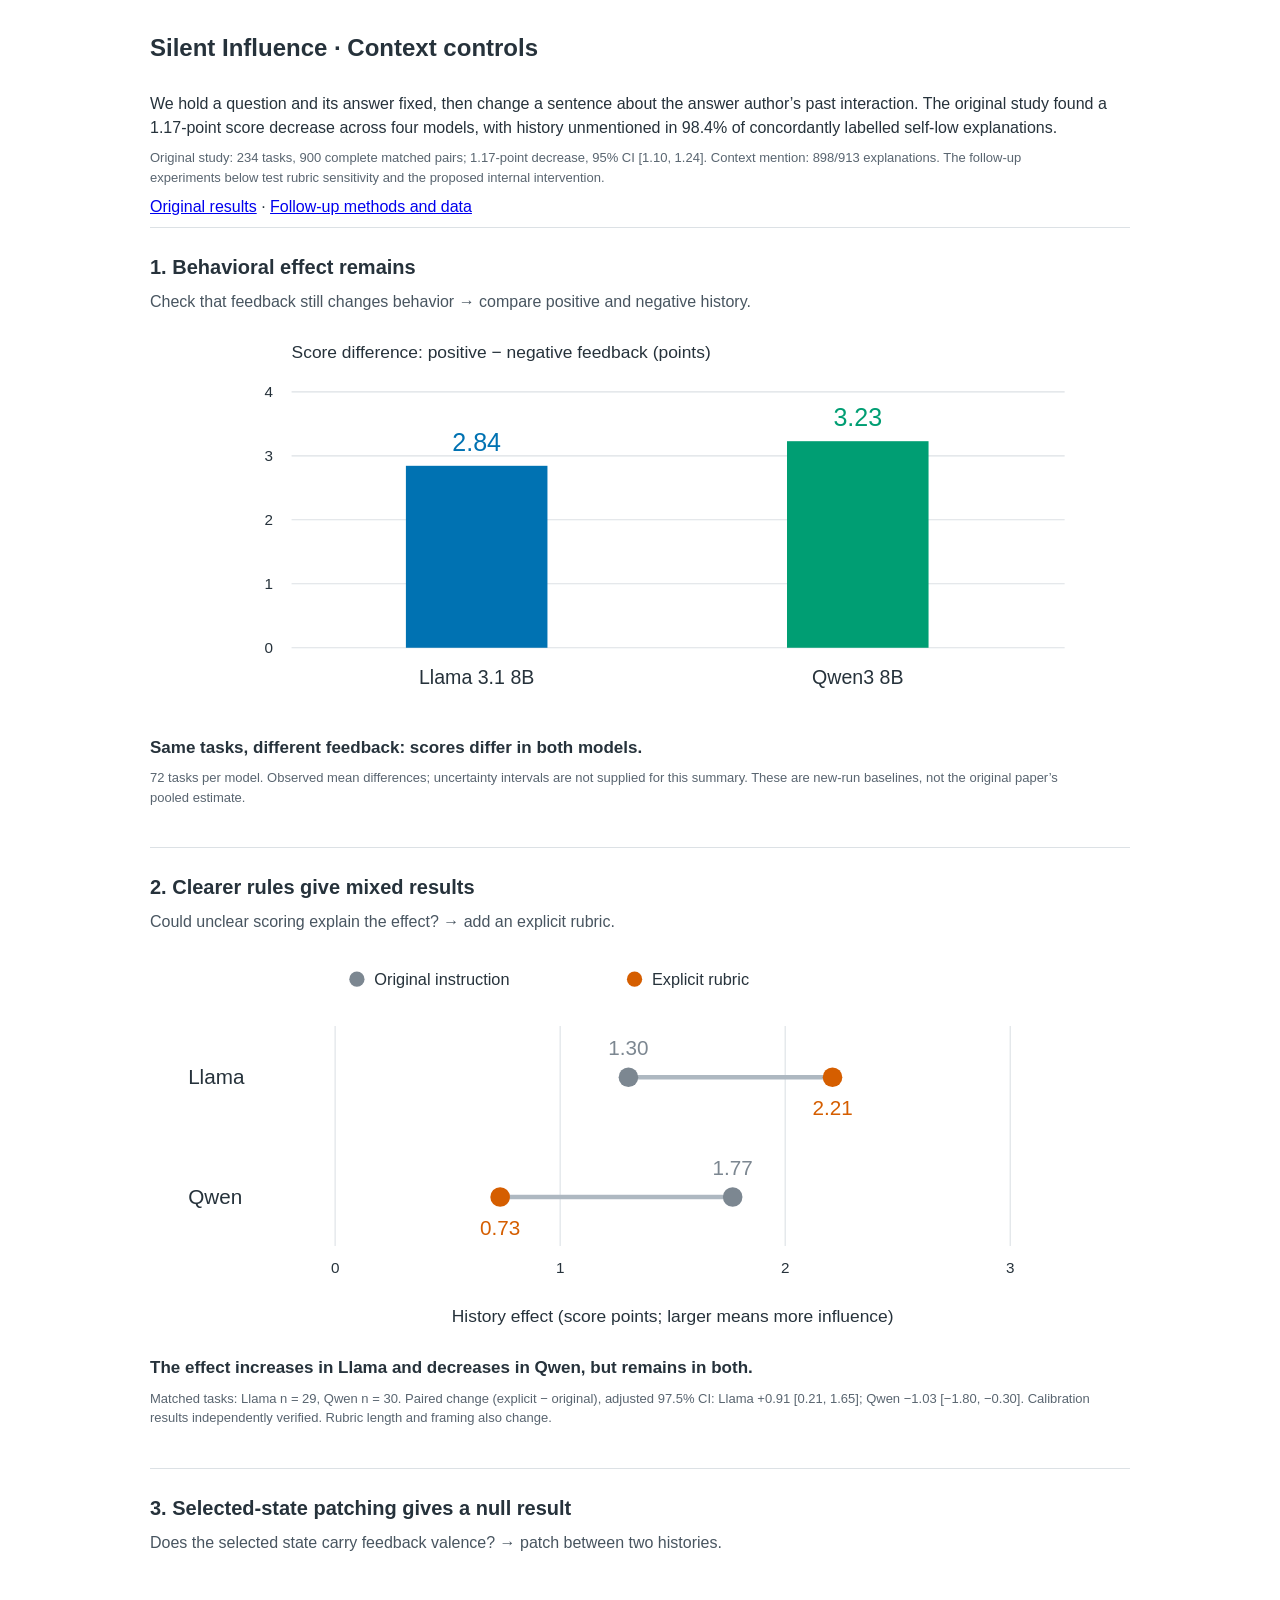
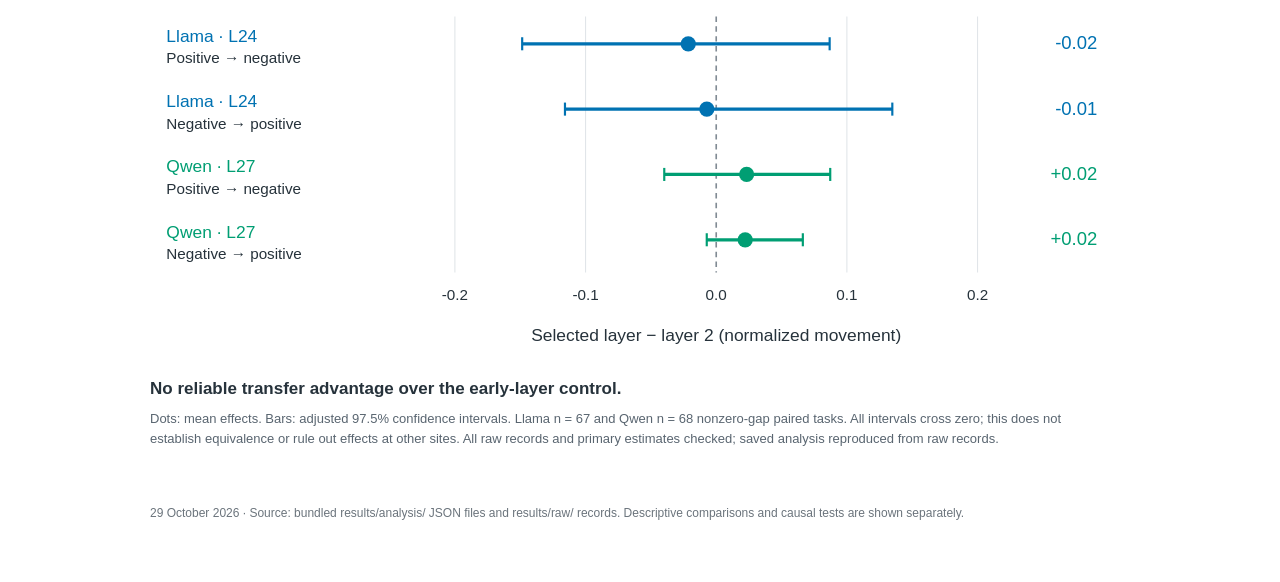
<file: extensions/context_controls/graphs.html>
<!doctype html><html lang="en"><meta charset="utf-8"><meta name="viewport" content="width=device-width,initial-scale=1"><title>Silent Influence — Experiment figures</title><style>body{font:16px/1.5 Arial,sans-serif;color:#26323b;background:white;margin:0}main{max-width:980px;margin:30px auto;padding:0 24px}h1{font-size:24px;margin:0 0 26px}h2{font-size:20px;font-weight:600;margin:0 0 8px}section{padding:24px 0 32px;border-top:1px solid #dce1e5;break-inside:avoid}p{margin:8px 0}.why{color:#485560}figure{margin:18px 0 8px}svg{width:100%;height:auto;display:block}figcaption{font-size:17px;font-weight:600}.note{font-size:13px;color:#596570;max-width:940px}footer{font-size:12px;color:#6b747c;padding:16px 0 30px}@media print{main{margin:0;padding:0}section{page-break-inside:avoid}h1{font-size:19px}}</style><main><h1>Silent Influence · Context controls</h1><p>We hold a question and its answer fixed, then change a sentence about the answer author’s past interaction. The original study found a 1.17-point score decrease across four models, with history unmentioned in 98.4% of concordantly labelled self-low explanations.</p><p class="note">Original study: 234 tasks, 900 complete matched pairs; 1.17-point decrease, 95% CI [1.10, 1.24]. Context mention: 898/913 explanations. The follow-up experiments below test rubric sensitivity and the proposed internal intervention.</p><p><a href="https://github.com/samarthraina/silent-influence#what-we-found">Original results</a> · <a href="https://github.com/samarthraina/silent-influence/tree/main/extensions/context_controls">Follow-up methods and data</a></p><section><h2>1. Behavioral effect remains</h2><p class="why">Check that feedback still changes behavior → compare positive and negative history.</p><figure><svg xmlns="http://www.w3.org/2000/svg" viewBox="0 0 900 370" role="img" aria-label="Behavioral score gaps: Llama 2.84 points and Qwen 3.23 points." style="font-family:Arial, sans-serif"><line x1="130" y1="290.0" x2="840" y2="290.0" stroke="#dce1e5" stroke-width="1" stroke-dasharray=""/><text x="113" y="295.0" font-size="14" fill="#26323b" text-anchor="end">0</text><line x1="130" y1="231.25" x2="840" y2="231.25" stroke="#dce1e5" stroke-width="1" stroke-dasharray=""/><text x="113" y="236.25" font-size="14" fill="#26323b" text-anchor="end">1</text><line x1="130" y1="172.5" x2="840" y2="172.5" stroke="#dce1e5" stroke-width="1" stroke-dasharray=""/><text x="113" y="177.5" font-size="14" fill="#26323b" text-anchor="end">2</text><line x1="130" y1="113.75" x2="840" y2="113.75" stroke="#dce1e5" stroke-width="1" stroke-dasharray=""/><text x="113" y="118.75" font-size="14" fill="#26323b" text-anchor="end">3</text><line x1="130" y1="55.0" x2="840" y2="55.0" stroke="#dce1e5" stroke-width="1" stroke-dasharray=""/><text x="113" y="60.0" font-size="14" fill="#26323b" text-anchor="end">4</text><text x="130" y="24" font-size="16" fill="#26323b" text-anchor="start">Score difference: positive − negative feedback (points)</text><rect x="235" y="122.88888888888889" width="130" height="167.11111111111111" fill="#0072B2"/><text x="300" y="108.88888888888889" font-size="23" fill="#0072B2" text-anchor="middle">2.84</text><text x="300" y="323" font-size="18" fill="#26323b" text-anchor="middle">Llama 3.1 8B</text><rect x="585" y="100.28645833333334" width="130" height="189.71354166666666" fill="#009E73"/><text x="650" y="86.28645833333334" font-size="23" fill="#009E73" text-anchor="middle">3.23</text><text x="650" y="323" font-size="18" fill="#26323b" text-anchor="middle">Qwen3 8B</text></svg><figcaption>Same tasks, different feedback: scores differ in both models.</figcaption></figure><p class="note">72 tasks per model. Observed mean differences; uncertainty intervals are not supplied for this summary. These are new-run baselines, not the original paper’s pooled estimate.</p></section><section><h2>2. Clearer rules give mixed results</h2><p class="why">Could unclear scoring explain the effect? → add an explicit rubric.</p><figure><svg xmlns="http://www.w3.org/2000/svg" viewBox="0 0 900 370" role="img" aria-label="Clearer rubric increases the history effect for Llama and reduces it for Qwen." style="font-family:Arial, sans-serif"><line x1="170.0" y1="68" x2="170.0" y2="270" stroke="#dce1e5" stroke-width="1" stroke-dasharray=""/><text x="170.0" y="295" font-size="14" fill="#26323b" text-anchor="middle">0</text><line x1="376.66666666666663" y1="68" x2="376.66666666666663" y2="270" stroke="#dce1e5" stroke-width="1" stroke-dasharray=""/><text x="376.66666666666663" y="295" font-size="14" fill="#26323b" text-anchor="middle">1</text><line x1="583.3333333333333" y1="68" x2="583.3333333333333" y2="270" stroke="#dce1e5" stroke-width="1" stroke-dasharray=""/><text x="583.3333333333333" y="295" font-size="14" fill="#26323b" text-anchor="middle">2</text><line x1="790.0" y1="68" x2="790.0" y2="270" stroke="#dce1e5" stroke-width="1" stroke-dasharray=""/><text x="790.0" y="295" font-size="14" fill="#26323b" text-anchor="middle">3</text><circle cx="190" cy="25" r="7" fill="#7c8791"/><text x="206" y="30" font-size="15" fill="#26323b" text-anchor="start">Original instruction</text><circle cx="445" cy="25" r="7" fill="#D55E00"/><text x="461" y="30" font-size="15" fill="#26323b" text-anchor="start">Explicit rubric</text><text x="35" y="121" font-size="19" fill="#26323b" text-anchor="start">Llama</text><line x1="439.3792533333333" y1="115" x2="626.8046333333332" y2="115" stroke="#aeb8c1" stroke-width="4" stroke-dasharray=""/><circle cx="439.3792533333333" cy="115" r="9" fill="#7c8791"/><circle cx="626.8046333333332" cy="115" r="9" fill="#D55E00"/><text x="439.3792533333333" y="95" font-size="19" fill="#7c8791" text-anchor="middle">1.30</text><text x="626.8046333333332" y="150" font-size="19" fill="#D55E00" text-anchor="middle">2.21</text><text x="35" y="231" font-size="19" fill="#26323b" text-anchor="start">Qwen</text><line x1="535.11118" y1="225" x2="321.55548666666664" y2="225" stroke="#aeb8c1" stroke-width="4" stroke-dasharray=""/><circle cx="535.11118" cy="225" r="9" fill="#7c8791"/><circle cx="321.55548666666664" cy="225" r="9" fill="#D55E00"/><text x="535.11118" y="205" font-size="19" fill="#7c8791" text-anchor="middle">1.77</text><text x="321.55548666666664" y="260" font-size="19" fill="#D55E00" text-anchor="middle">0.73</text><text x="480" y="340" font-size="16" fill="#26323b" text-anchor="middle">History effect (score points; larger means more influence)</text></svg><figcaption>The effect increases in Llama and decreases in Qwen, but remains in both.</figcaption></figure><p class="note">Matched tasks: Llama n = 29, Qwen n = 30. Paired change (explicit − original), adjusted 97.5% CI: Llama +0.91 [0.21, 1.65]; Qwen −1.03 [−1.80, −0.30]. Calibration results independently verified. Rubric length and framing also change.</p></section><section><h2>3. Selected-state patching gives a null result</h2><p class="why">Does the selected state carry feedback valence? → patch between two histories.</p><figure><svg xmlns="http://www.w3.org/2000/svg" viewBox="0 0 900 370" role="img" aria-label="All four selected-layer minus control confidence intervals cross zero." style="font-family:Arial, sans-serif"><line x1="280.0" y1="40" x2="280.0" y2="275" stroke="#e1e5e9" stroke-width="1" stroke-dasharray=""/><text x="280.0" y="300" font-size="14" fill="#26323b" text-anchor="middle">-0.2</text><line x1="400.0" y1="40" x2="400.0" y2="275" stroke="#e1e5e9" stroke-width="1" stroke-dasharray=""/><text x="400.0" y="300" font-size="14" fill="#26323b" text-anchor="middle">-0.1</text><line x1="520.0" y1="40" x2="520.0" y2="275" stroke="#818b94" stroke-width="1.5" stroke-dasharray="5 4"/><text x="520.0" y="300" font-size="14" fill="#26323b" text-anchor="middle">0.0</text><line x1="640.0" y1="40" x2="640.0" y2="275" stroke="#e1e5e9" stroke-width="1" stroke-dasharray=""/><text x="640.0" y="300" font-size="14" fill="#26323b" text-anchor="middle">0.1</text><line x1="760.0" y1="40" x2="760.0" y2="275" stroke="#e1e5e9" stroke-width="1" stroke-dasharray=""/><text x="760.0" y="300" font-size="14" fill="#26323b" text-anchor="middle">0.2</text><text x="15" y="63" font-size="16" fill="#0072B2" text-anchor="start">Llama · L24</text><text x="15" y="83" font-size="14" fill="#26323b" text-anchor="start">Positive → negative</text><line x1="341.7910447761194" y1="65" x2="624.1791044776119" y2="65" stroke="#0072B2" stroke-width="3" stroke-dasharray=""/><line x1="341.7910447761194" y1="59" x2="341.7910447761194" y2="71" stroke="#0072B2" stroke-width="2" stroke-dasharray=""/><line x1="624.1791044776119" y1="59" x2="624.1791044776119" y2="71" stroke="#0072B2" stroke-width="2" stroke-dasharray=""/><circle cx="494.32835820895525" cy="65" r="7" fill="#0072B2"/><text x="870" y="70" font-size="17" fill="#0072B2" text-anchor="end">-0.02</text><text x="15" y="123" font-size="16" fill="#0072B2" text-anchor="start">Llama · L24</text><text x="15" y="143" font-size="14" fill="#26323b" text-anchor="start">Negative → positive</text><line x1="381.0874200426439" y1="125" x2="681.7270788912581" y2="125" stroke="#0072B2" stroke-width="3" stroke-dasharray=""/><line x1="381.0874200426439" y1="119" x2="381.0874200426439" y2="131" stroke="#0072B2" stroke-width="2" stroke-dasharray=""/><line x1="681.7270788912581" y1="119" x2="681.7270788912581" y2="131" stroke="#0072B2" stroke-width="2" stroke-dasharray=""/><circle cx="511.36460554371" cy="125" r="7" fill="#0072B2"/><text x="870" y="130" font-size="17" fill="#0072B2" text-anchor="end">-0.01</text><text x="15" y="183" font-size="16" fill="#009E73" text-anchor="start">Qwen · L27</text><text x="15" y="203" font-size="14" fill="#26323b" text-anchor="start">Positive → negative</text><line x1="472.2803666921314" y1="185" x2="624.7058823529411" y2="185" stroke="#009E73" stroke-width="3" stroke-dasharray=""/><line x1="472.2803666921314" y1="179" x2="472.2803666921314" y2="191" stroke="#009E73" stroke-width="2" stroke-dasharray=""/><line x1="624.7058823529411" y1="179" x2="624.7058823529411" y2="191" stroke="#009E73" stroke-width="2" stroke-dasharray=""/><circle cx="547.9258976317799" cy="185" r="7" fill="#009E73"/><text x="870" y="190" font-size="17" fill="#009E73" text-anchor="end">+0.02</text><text x="15" y="243" font-size="16" fill="#009E73" text-anchor="start">Qwen · L27</text><text x="15" y="263" font-size="14" fill="#26323b" text-anchor="start">Negative → positive</text><line x1="511.3101604278075" y1="245" x2="599.5454545454545" y2="245" stroke="#009E73" stroke-width="3" stroke-dasharray=""/><line x1="511.3101604278075" y1="239" x2="511.3101604278075" y2="251" stroke="#009E73" stroke-width="2" stroke-dasharray=""/><line x1="599.5454545454545" y1="239" x2="599.5454545454545" y2="251" stroke="#009E73" stroke-width="2" stroke-dasharray=""/><circle cx="546.6042780748663" cy="245" r="7" fill="#009E73"/><text x="870" y="250" font-size="17" fill="#009E73" text-anchor="end">+0.02</text><text x="520" y="338" font-size="16" fill="#26323b" text-anchor="middle">Selected layer − layer 2 (normalized movement)</text></svg><figcaption>No reliable transfer advantage over the early-layer control.</figcaption></figure><p class="note">Dots: mean effects. Bars: adjusted 97.5% confidence intervals. Llama n = 67 and Qwen n = 68 nonzero-gap paired tasks. All intervals cross zero; this does not establish equivalence or rule out effects at other sites. All raw records and primary estimates checked; saved analysis reproduced from raw records.</p></section><footer>29 October 2026 · Source: bundled results/analysis/ JSON files and results/raw/ records. Descriptive comparisons and causal tests are shown separately.</footer></main></html>
</file>
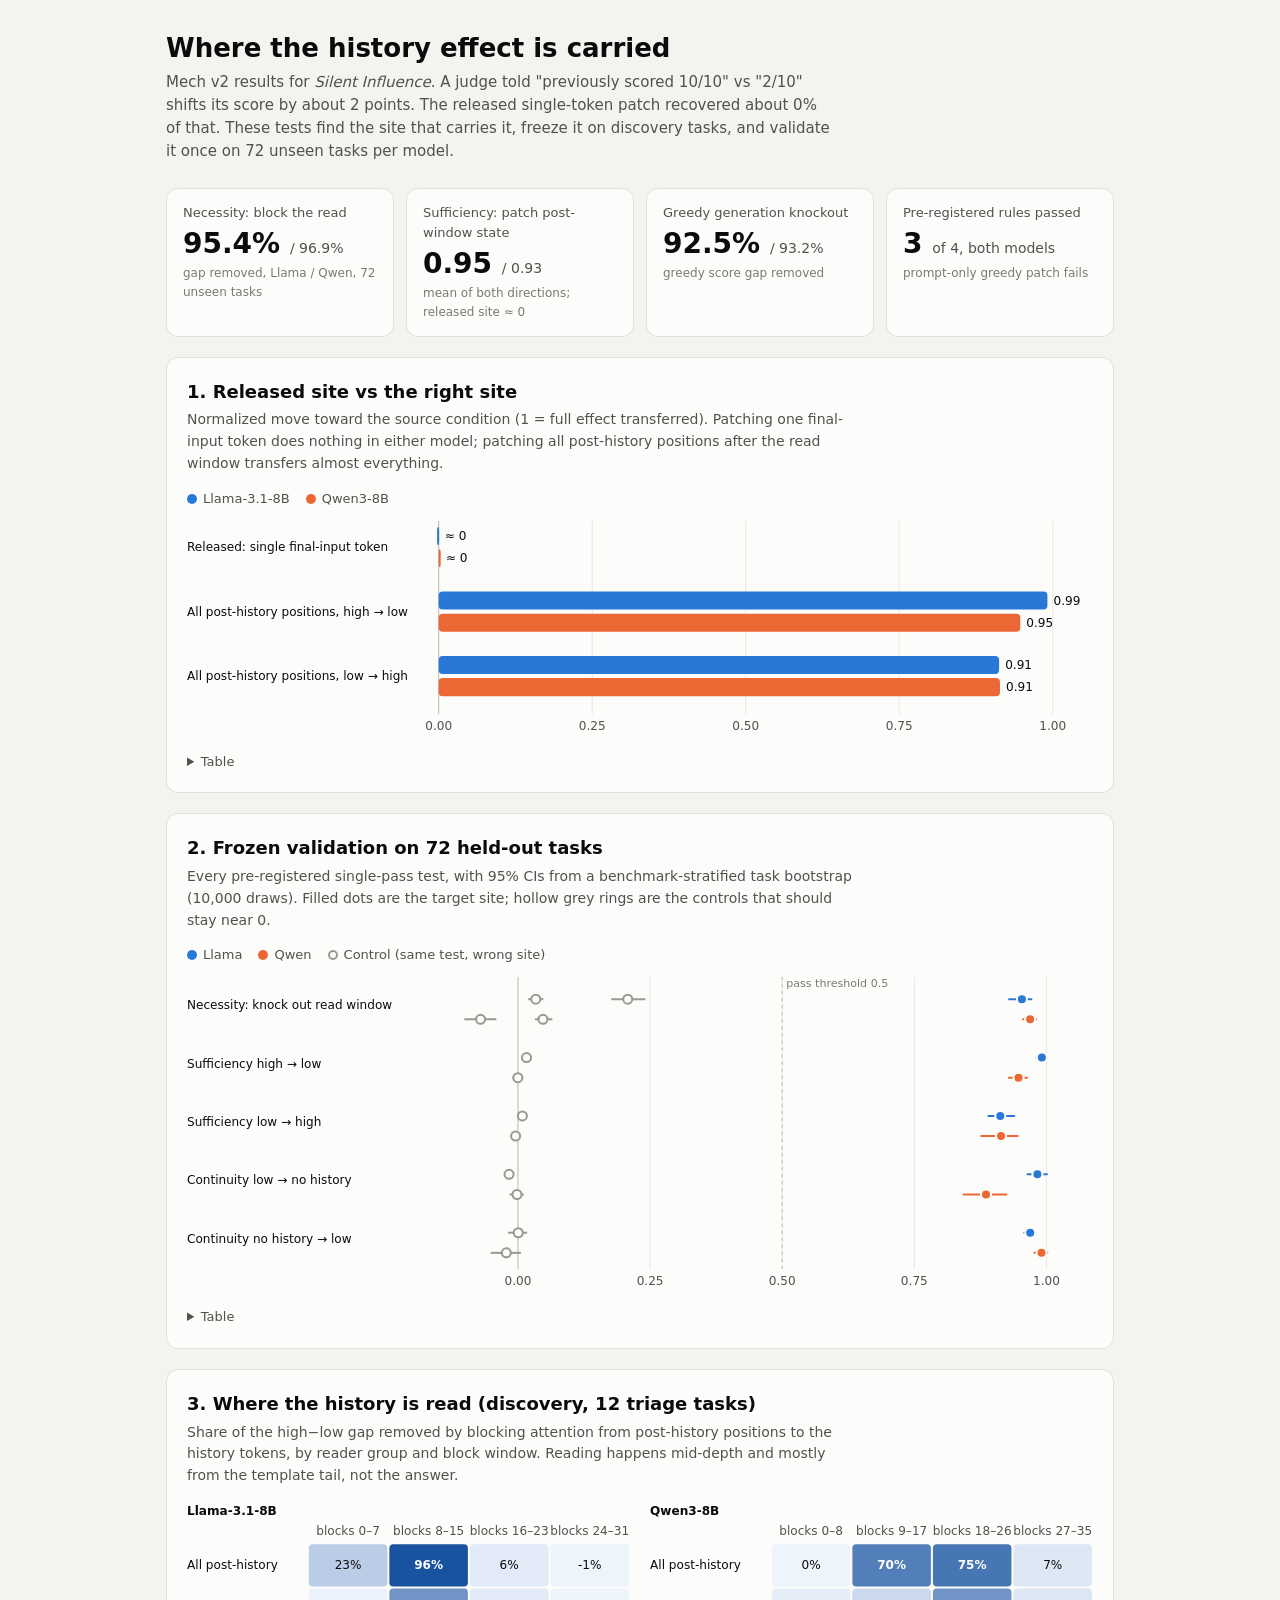
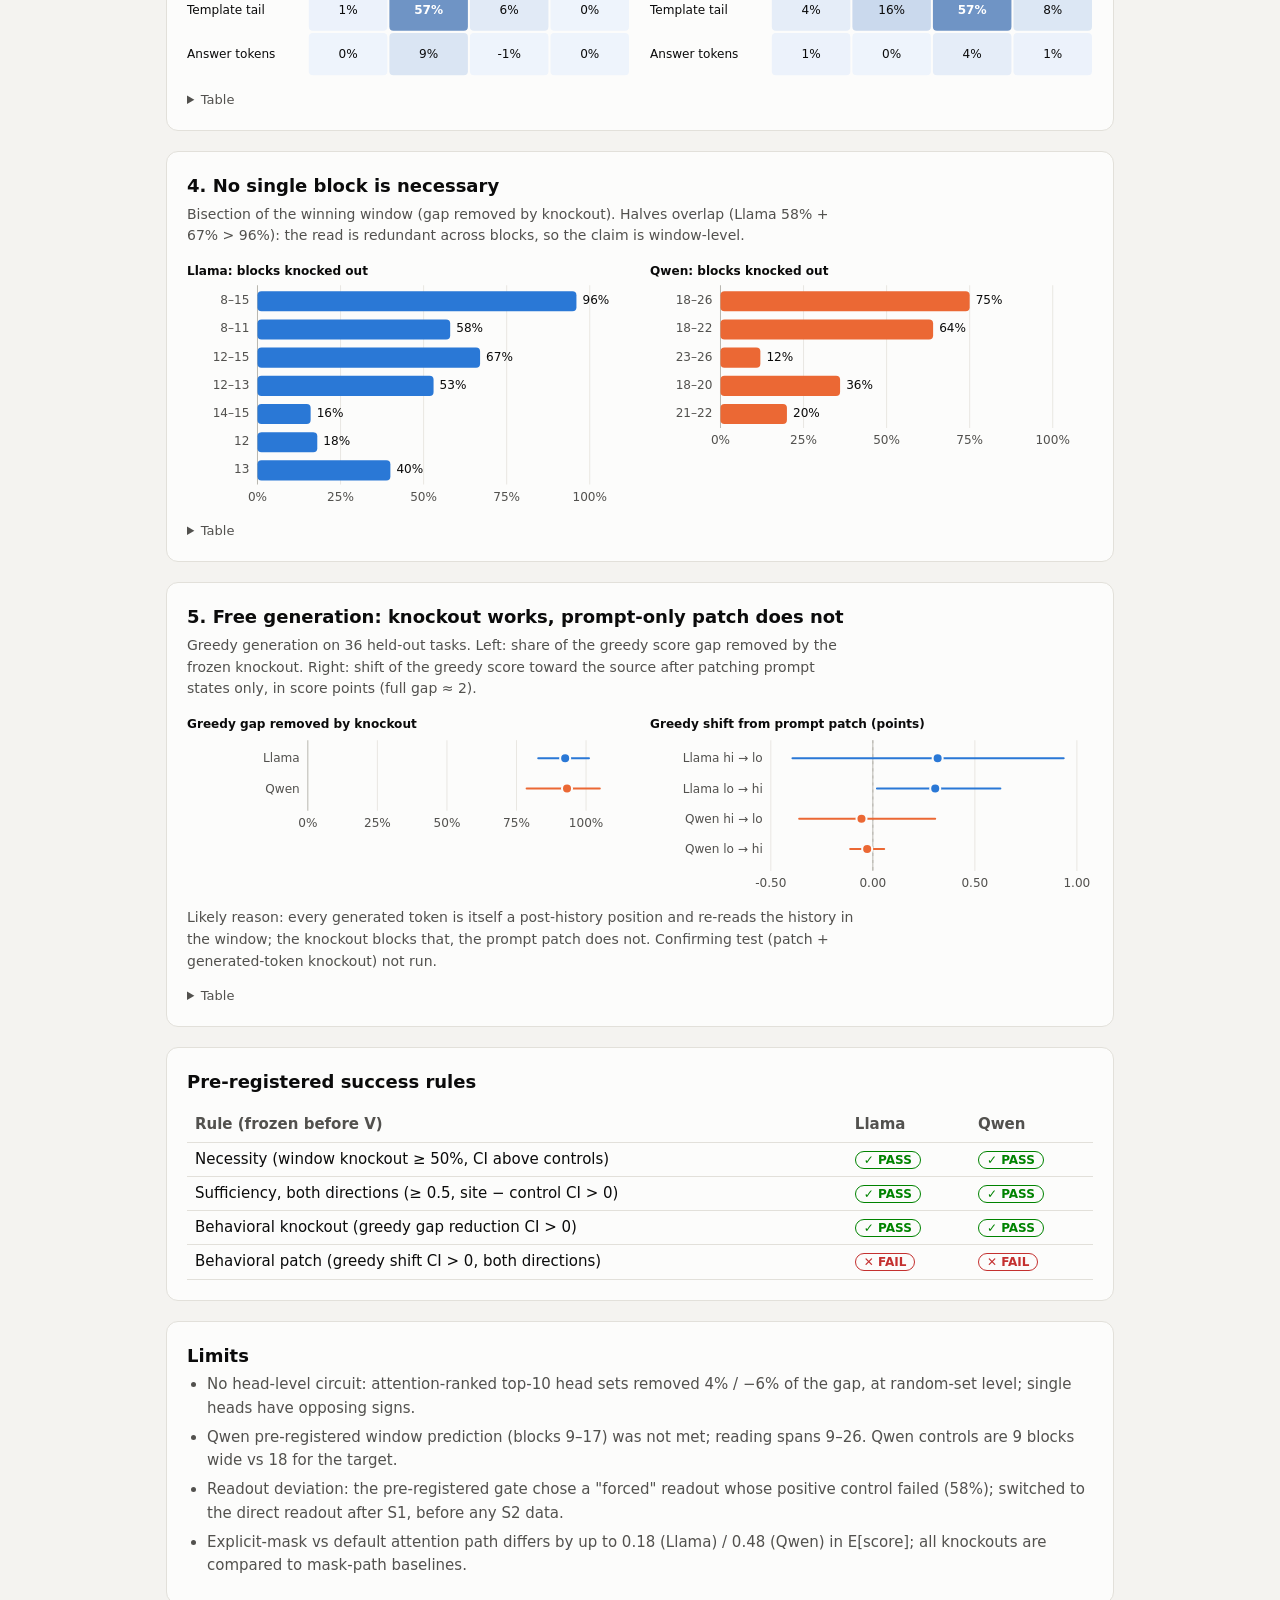
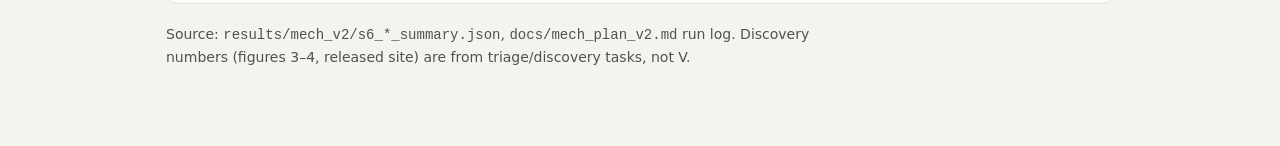
<file: extensions/mech_v2/results/mech_v2/analysis.html>
<!doctype html>
<html lang="en">
<head>
<meta charset="utf-8">
<meta name="viewport" content="width=device-width, initial-scale=1">
<title>Mech v2 Results</title>
<style>
:root {
  color-scheme: light;
  --surface-0: #f4f3f0; --surface-1: #fcfcfb; --border: #e2e0da;
  --text-primary: #0b0b0b; --text-secondary: #52514e; --text-muted: #7a7973;
  --grid: #e9e7e2; --axis: #b9b7b0;
  --llama: #2a78d6; --qwen: #eb6834; --control: #9a988f;
  --seq-lo: #eef4fc; --seq-hi: #0f4c9c;
  --pass: #008300; --fail: #c4302f;
}
@media (prefers-color-scheme: dark) {
  :root:not([data-theme="light"]) {
    color-scheme: dark;
    --surface-0: #121211; --surface-1: #1a1a19; --border: #2e2d2a;
    --text-primary: #f0efec; --text-secondary: #c3c2b7; --text-muted: #8f8e86;
    --grid: #272624; --axis: #4a4945;
    --llama: #3987e5; --qwen: #d95926; --control: #8a887f;
    --seq-lo: #1f2733; --seq-hi: #8fbcf5;
    --pass: #3fae3f; --fail: #e66767;
  }
}
:root[data-theme="dark"] {
  color-scheme: dark;
  --surface-0: #121211; --surface-1: #1a1a19; --border: #2e2d2a;
  --text-primary: #f0efec; --text-secondary: #c3c2b7; --text-muted: #8f8e86;
  --grid: #272624; --axis: #4a4945;
  --llama: #3987e5; --qwen: #d95926; --control: #8a887f;
  --seq-lo: #1f2733; --seq-hi: #8fbcf5;
  --pass: #3fae3f; --fail: #e66767;
}
* { box-sizing: border-box; }
body { margin: 0; background: var(--surface-0); color: var(--text-primary);
  font: 15px/1.55 system-ui, -apple-system, "Segoe UI", Roboto, sans-serif; }
main { max-width: 980px; margin: 0 auto; padding: 32px 16px 64px; }
h1 { font-size: 26px; line-height: 1.25; margin: 0 0 6px; }
h2 { font-size: 18px; margin: 0 0 4px; }
p { margin: 0 0 12px; }
.lede { color: var(--text-secondary); max-width: 70ch; }
.sub { color: var(--text-secondary); font-size: 14px; margin-bottom: 14px; max-width: 75ch; }
.card { background: var(--surface-1); border: 1px solid var(--border); border-radius: 12px;
  padding: 20px; margin: 20px 0; }
.tiles { display: grid; grid-template-columns: repeat(auto-fit, minmax(200px, 1fr)); gap: 12px; margin: 24px 0 8px; }
.tile { background: var(--surface-1); border: 1px solid var(--border); border-radius: 12px; padding: 14px 16px; }
.tile .k { font-size: 13px; color: var(--text-secondary); }
.tile .v { font-size: 28px; font-weight: 650; font-variant-numeric: tabular-nums; line-height: 1.2; margin-top: 4px; }
.tile .v small { font-size: 14px; font-weight: 500; color: var(--text-secondary); }
.tile .n { font-size: 12px; color: var(--text-muted); margin-top: 4px; }
.legend { display: flex; flex-wrap: wrap; gap: 16px; font-size: 13px; color: var(--text-secondary); margin: 0 0 8px; }
.legend span { display: inline-flex; align-items: center; gap: 6px; }
.sw { width: 10px; height: 10px; border-radius: 50%; display: inline-block; }
.sw.ring { background: transparent; border: 2px solid var(--control); }
svg { display: block; width: 100%; height: auto; overflow: visible; }
svg text { fill: var(--text-secondary); font-size: 12px; font-family: inherit; }
svg .lbl { fill: var(--text-primary); }
svg .muted { fill: var(--text-muted); font-size: 11px; }
.grid2 { display: grid; grid-template-columns: 1fr 1fr; gap: 20px; }
@media (max-width: 700px) { .grid2 { grid-template-columns: 1fr; } }
details { margin-top: 12px; font-size: 13px; }
summary { cursor: pointer; color: var(--text-secondary); }
table { border-collapse: collapse; width: 100%; margin-top: 8px; font-variant-numeric: tabular-nums; }
th, td { text-align: left; padding: 5px 8px; border-bottom: 1px solid var(--border); }
th { color: var(--text-secondary); font-weight: 600; }
.tablewrap { overflow-x: auto; }
.badge { font-size: 12px; font-weight: 600; padding: 1px 8px; border-radius: 99px; border: 1px solid currentColor; }
.badge.pass { color: var(--pass); } .badge.fail { color: var(--fail); }
ul.lim { margin: 0; padding-left: 20px; color: var(--text-secondary); }
ul.lim li { margin-bottom: 6px; }
#tip { position: fixed; pointer-events: none; z-index: 10; background: var(--surface-1); color: var(--text-primary);
  border: 1px solid var(--border); border-radius: 8px; padding: 8px 10px; font-size: 12px; line-height: 1.45;
  box-shadow: 0 4px 16px rgb(0 0 0 / .15); opacity: 0; transition: opacity .1s; max-width: 260px; }
.hit { fill: transparent; cursor: default; }
</style>
</head>
<body>
<main>
  <h1>Where the history effect is carried</h1>
  <p class="lede">Mech v2 results for <em>Silent Influence</em>. A judge told "previously scored 10/10" vs "2/10" shifts its score by about 2 points.
  The released single-token patch recovered about 0% of that. These tests find the site that carries it, freeze it on discovery tasks, and validate it once on 72 unseen tasks per model.</p>

  <div class="tiles" id="tiles"></div>

  <section class="card">
    <h2>1. Released site vs the right site</h2>
    <p class="sub">Normalized move toward the source condition (1 = full effect transferred). Patching one final-input token does nothing in either model; patching all post-history positions after the read window transfers almost everything.</p>
    <div class="legend"><span><i class="sw" style="background:var(--llama)"></i>Llama-3.1-8B</span><span><i class="sw" style="background:var(--qwen)"></i>Qwen3-8B</span></div>
    <div id="fig1"></div>
    <details><summary>Table</summary><div class="tablewrap" id="tab1"></div></details>
  </section>

  <section class="card">
    <h2>2. Frozen validation on 72 held-out tasks</h2>
    <p class="sub">Every pre-registered single-pass test, with 95% CIs from a benchmark-stratified task bootstrap (10,000 draws). Filled dots are the target site; hollow grey rings are the controls that should stay near 0.</p>
    <div class="legend"><span><i class="sw" style="background:var(--llama)"></i>Llama</span><span><i class="sw" style="background:var(--qwen)"></i>Qwen</span><span><i class="sw ring"></i>Control (same test, wrong site)</span></div>
    <div id="fig2"></div>
    <details><summary>Table</summary><div class="tablewrap" id="tab2"></div></details>
  </section>

  <section class="card">
    <h2>3. Where the history is read (discovery, 12 triage tasks)</h2>
    <p class="sub">Share of the high−low gap removed by blocking attention from post-history positions to the history tokens, by reader group and block window. Reading happens mid-depth and mostly from the template tail, not the answer.</p>
    <div class="grid2"><div id="fig3a"></div><div id="fig3b"></div></div>
    <details><summary>Table</summary><div class="tablewrap" id="tab3"></div></details>
  </section>

  <section class="card">
    <h2>4. No single block is necessary</h2>
    <p class="sub">Bisection of the winning window (gap removed by knockout). Halves overlap (Llama 58% + 67% &gt; 96%): the read is redundant across blocks, so the claim is window-level.</p>
    <div class="grid2"><div id="fig4a"></div><div id="fig4b"></div></div>
    <details><summary>Table</summary><div class="tablewrap" id="tab4"></div></details>
  </section>

  <section class="card">
    <h2>5. Free generation: knockout works, prompt-only patch does not</h2>
    <p class="sub">Greedy generation on 36 held-out tasks. Left: share of the greedy score gap removed by the frozen knockout. Right: shift of the greedy score toward the source after patching prompt states only, in score points (full gap ≈ 2).</p>
    <div class="grid2"><div id="fig5a"></div><div id="fig5b"></div></div>
    <p class="sub" style="margin-top:12px">Likely reason: every generated token is itself a post-history position and re-reads the history in the window; the knockout blocks that, the prompt patch does not. Confirming test (patch + generated-token knockout) not run.</p>
    <details><summary>Table</summary><div class="tablewrap" id="tab5"></div></details>
  </section>

  <section class="card">
    <h2>Pre-registered success rules</h2>
    <div class="tablewrap" id="rules"></div>
  </section>

  <section class="card">
    <h2>Limits</h2>
    <ul class="lim">
      <li>No head-level circuit: attention-ranked top-10 head sets removed 4% / −6% of the gap, at random-set level; single heads have opposing signs.</li>
      <li>Qwen pre-registered window prediction (blocks 9–17) was not met; reading spans 9–26. Qwen controls are 9 blocks wide vs 18 for the target.</li>
      <li>Readout deviation: the pre-registered gate chose a "forced" readout whose positive control failed (58%); switched to the direct readout after S1, before any S2 data.</li>
      <li>Explicit-mask vs default attention path differs by up to 0.18 (Llama) / 0.48 (Qwen) in E[score]; all knockouts are compared to mask-path baselines.</li>
    </ul>
  </section>
  <p class="sub">Source: <code>results/mech_v2/s6_*_summary.json</code>, <code>docs/mech_plan_v2.md</code> run log. Discovery numbers (figures 3–4, released site) are from triage/discovery tasks, not V.</p>
</main>
<div id="tip" role="tooltip"></div>
<script>
const M = { llama: "Llama-3.1-8B", qwen: "Qwen3-8B" };
const S6 = {
  llama: {
    nec: [0.9536, 0.9293, 0.9715], necC1: [0.2078, 0.1765, 0.2410], necC2: [0.0337, 0.0194, 0.0481], c1: "0–7", c2: "16–23", win: "8–15", site: "hidden_states[16]",
    hl: [0.9914, 0.9814, 1.0012], hlC: [0.0162, 0.0114, 0.0212], lh: [0.9127, 0.8902, 0.9391], lhC: [0.0084, 0.0055, 0.0115],
    ln: [0.9829, 0.9643, 1.0010], lnC: [-0.0168, -0.0225, -0.0113], nl: [0.9693, 0.9582, 0.9783], nlC: [0.0006, -0.0186, 0.0173],
    gko: [0.9249, 0.8281, 1.0105], gpHL: [0.3176, -0.3939, 0.9353], gpLH: [0.3057, 0.0200, 0.6250],
    released: [-0.001, -0.004], relSite: "final-input token, L24"
  },
  qwen: {
    nec: [0.9691, 0.9556, 0.9804], necC1: [-0.0707, -0.1014, -0.0409], necC2: [0.0474, 0.0322, 0.0651], c1: "0–8", c2: "27–35", win: "9–26", site: "hidden_states[27]",
    hl: [0.9472, 0.9288, 0.9633], hlC: [-0.0002, -0.0104, 0.0098], lh: [0.9141, 0.8768, 0.9458], lhC: [-0.0044, -0.0088, -0.0013],
    ln: [0.8857, 0.8433, 0.9242], lnC: [-0.0018, -0.0159, 0.0111], nl: [0.9907, 0.9770, 1.0017], nlC: [-0.0220, -0.0516, 0.0055],
    gko: [0.9316, 0.7864, 1.0494], gpHL: [-0.0556, -0.3611, 0.3056], gpLH: [-0.0278, -0.1111, 0.0556],
    released: [-0.001, 0.005], relSite: "final-input token, L27"
  }
};
const S2 = {
  llama: { cols: ["0–7", "8–15", "16–23", "24–31"], rows: { "All post-history": [23, 96, 6, -1], "Template tail": [1, 57, 6, 0], "Answer tokens": [0, 9, -1, 0] } },
  qwen: { cols: ["0–8", "9–17", "18–26", "27–35"], rows: { "All post-history": [0, 70, 75, 7], "Template tail": [4, 16, 57, 8], "Answer tokens": [1, 0, 4, 1] } }
};
const S3 = {
  llama: [["8–15", 96], ["8–11", 58], ["12–15", 67], ["12–13", 53], ["14–15", 16], ["12", 18], ["13", 40]],
  qwen: [["18–26", 75], ["18–22", 64], ["23–26", 12], ["18–20", 36], ["21–22", 20]]
};
const SUCCESS = [
  ["Necessity (window knockout ≥ 50%, CI above controls)", true, true],
  ["Sufficiency, both directions (≥ 0.5, site − control CI > 0)", true, true],
  ["Behavioral knockout (greedy gap reduction CI > 0)", true, true],
  ["Behavioral patch (greedy shift CI > 0, both directions)", false, false]
];

const NS = "http://www.w3.org/2000/svg";
const css = v => getComputedStyle(document.documentElement).getPropertyValue(v).trim();
const pct = x => (x * 100).toFixed(1) + "%";
const f2 = x => x.toFixed(2);
const ci = (a, f = f2) => `${f(a[0])} [${f(a[1])}, ${f(a[2])}]`;
function el(tag, attrs = {}, parent) {
  const e = document.createElementNS(NS, tag);
  for (const k in attrs) e.setAttribute(k, attrs[k]);
  if (parent) parent.appendChild(e);
  return e;
}
function text(parent, x, y, s, attrs = {}) { const t = el("text", { x, y, ...attrs }, parent); t.textContent = s; return t; }
const tip = document.getElementById("tip");
function hover(node, html) {
  node.addEventListener("mousemove", e => {
    tip.innerHTML = html; tip.style.opacity = 1;
    const w = tip.offsetWidth, x = e.clientX + 14 + w > innerWidth ? e.clientX - w - 14 : e.clientX + 14;
    tip.style.left = x + "px"; tip.style.top = (e.clientY + 14) + "px";
  });
  node.addEventListener("mouseleave", () => tip.style.opacity = 0);
}
function table(id, head, rows) {
  document.getElementById(id).innerHTML = "<table><thead><tr>" + head.map(h => `<th>${h}</th>`).join("") +
    "</tr></thead><tbody>" + rows.map(r => "<tr>" + r.map(c => `<td>${c}</td>`).join("") + "</tr>").join("") + "</tbody></table>";
}
// x-axis scale helper with ticks and vertical grid
function xAxis(svg, x0, x1, y0, y1, lo, hi, ticks, fmt) {
  const sx = v => x0 + (v - lo) / (hi - lo) * (x1 - x0);
  for (const t of ticks) {
    el("line", { x1: sx(t), x2: sx(t), y1: y0, y2: y1, stroke: t === 0 ? css("--axis") : css("--grid"), "stroke-width": 1 }, svg);
    text(svg, sx(t), y1 + 16, fmt(t), { "text-anchor": "middle" });
  }
  return sx;
}

function tiles() {
  const L = S6.llama, Q = S6.qwen;
  const t = [
    ["Necessity: block the read", `${pct(L.nec[0])} <small>/ ${pct(Q.nec[0])}</small>`, "gap removed, Llama / Qwen, 72 unseen tasks"],
    ["Sufficiency: patch post-window state", `${f2((L.hl[0] + L.lh[0]) / 2)} <small>/ ${f2((Q.hl[0] + Q.lh[0]) / 2)}</small>`, "mean of both directions; released site ≈ 0"],
    ["Greedy generation knockout", `${pct(L.gko[0])} <small>/ ${pct(Q.gko[0])}</small>`, "greedy score gap removed"],
    ["Pre-registered rules passed", `3 <small>of 4, both models</small>`, "prompt-only greedy patch fails"]
  ];
  document.getElementById("tiles").innerHTML = t.map(([k, v, n]) => `<div class="tile"><div class="k">${k}</div><div class="v">${v}</div><div class="n">${n}</div></div>`).join("");
}

// Fig 1: grouped horizontal bars, released vs right site, per model
function fig1() {
  const box = document.getElementById("fig1"); box.innerHTML = "";
  const groups = [
    ["Released: single final-input token", m => (S6[m].released[0] + S6[m].released[1]) / 2, m => `${S6[m].relSite}; 12 triage tasks; moves ${S6[m].released.map(f2).join(" / ")}`],
    ["All post-history positions, high → low", m => S6[m].hl[0], m => `${S6[m].site}; 72 V tasks; ${ci(S6[m].hl)}`],
    ["All post-history positions, low → high", m => S6[m].lh[0], m => `${S6[m].site}; 72 V tasks; ${ci(S6[m].lh)}`]
  ];
  const W = 900, lab = 250, H = groups.length * 64 + 30, x0 = lab, x1 = W - 40;
  const svg = el("svg", { viewBox: `0 0 ${W} ${H}`, role: "img", "aria-label": "Normalized move: released site about 0, post-history site about 0.9 to 1.0 in both models" }, box);
  const sx = xAxis(svg, x0, x1, 4, H - 26, 0, 1, [0, 0.25, 0.5, 0.75, 1], f2);
  groups.forEach(([name, val, desc], i) => {
    const y = 10 + i * 64;
    text(svg, 0, y + 24, name, { class: "lbl" });
    ["llama", "qwen"].forEach((m, j) => {
      const v = val(m), by = y + j * 22, w = Math.max(Math.abs(sx(v) - sx(0)), 2);
      const r = el("rect", { x: sx(Math.min(v, 0)), y: by, width: w, height: 18, rx: 4, fill: css("--" + m) }, svg);
      text(svg, sx(Math.max(v, 0)) + 6, by + 13, Math.abs(v) < 0.005 ? "≈ 0" : f2(v), { class: "lbl" });
      const hit = el("rect", { x: x0, y: by - 2, width: x1 - x0, height: 22, class: "hit" }, svg);
      hover(hit, `<b>${M[m]}</b><br>${name}<br>${desc(m)}`);
    });
  });
  table("tab1", ["Site", "Llama", "Qwen"], groups.map(([n, v]) => [n, f2(v("llama")), f2(v("qwen"))]));
}

// Fig 2: forest plot of frozen V tests
function fig2() {
  const box = document.getElementById("fig2"); box.innerHTML = "";
  const rows = [
    ["Necessity: knock out read window", "nec", [["necC1", m => `blocks ${S6[m].c1}`], ["necC2", m => `blocks ${S6[m].c2}`]], m => `blocks ${S6[m].win}`],
    ["Sufficiency high → low", "hl", [["hlC", () => "L2 patch"]], m => S6[m].site],
    ["Sufficiency low → high", "lh", [["lhC", () => "L2 patch"]], m => S6[m].site],
    ["Continuity low → no history", "ln", [["lnC", () => "L2 patch"]], m => S6[m].site],
    ["Continuity no history → low", "nl", [["nlC", () => "L2 patch"]], m => S6[m].site]
  ];
  const W = 900, lab = 250, rowH = 58, H = rows.length * rowH + 30, x0 = lab, x1 = W - 20, lo = -0.15, hi = 1.05;
  const svg = el("svg", { viewBox: `0 0 ${W} ${H}`, role: "img", "aria-label": "Forest plot: all target tests between 0.89 and 0.99, controls near 0" }, box);
  const sx = xAxis(svg, x0, x1, 4, H - 26, lo, hi, [0, 0.25, 0.5, 0.75, 1], f2);
  el("line", { x1: sx(0.5), x2: sx(0.5), y1: 4, y2: H - 26, stroke: css("--axis"), "stroke-dasharray": "3 4" }, svg);
  text(svg, sx(0.5) + 4, 14, "pass threshold 0.5", { class: "muted" });
  const tab = [];
  rows.forEach(([name, key, ctrls, site], i) => {
    const y = 18 + i * rowH;
    text(svg, 0, y + 18, name, { class: "lbl" });
    ["llama", "qwen"].forEach((m, j) => {
      const cy = y + 8 + j * 20, d = S6[m][key], col = css("--" + m);
      el("line", { x1: sx(d[1]), x2: sx(d[2]), y1: cy, y2: cy, stroke: col, "stroke-width": 2, "stroke-linecap": "round" }, svg);
      el("circle", { cx: sx(d[0]), cy, r: 5, fill: col, stroke: css("--surface-1"), "stroke-width": 2 }, svg);
      ctrls.forEach(([ck, cl]) => {
        const c = S6[m][ck];
        el("line", { x1: sx(c[1]), x2: sx(c[2]), y1: cy, y2: cy, stroke: css("--control"), "stroke-width": 2 }, svg);
        el("circle", { cx: sx(c[0]), cy, r: 4.5, fill: css("--surface-1"), stroke: css("--control"), "stroke-width": 2 }, svg);
        tab.push([name + " — control", M[m], cl(m), ci(c)]);
      });
      const hit = el("rect", { x: x0, y: cy - 9, width: x1 - x0, height: 18, class: "hit" }, svg);
      hover(hit, `<b>${M[m]}</b> · ${name}<br>${site(m)}: <b>${ci(d)}</b><br>` + ctrls.map(([ck, cl]) => `control ${cl(m)}: ${ci(S6[m][ck])}`).join("<br>"));
      tab.push([name, M[m], site(m), ci(d)]);
    });
  });
  table("tab2", ["Test", "Model", "Site", "Estimate [95% CI]"], tab);
}

// Fig 3: heatmaps of S2 knockout triage
function lerp(a, b, t) {
  const p = h => [1, 3, 5].map(i => parseInt(h.slice(i, i + 2), 16));
  const A = p(a), B = p(b);
  return "rgb(" + A.map((v, i) => Math.round(v + (B[i] - v) * t)).join(",") + ")";
}
function heat(id, m) {
  const box = document.getElementById(id); box.innerHTML = "";
  const d = S2[m], names = Object.keys(d.rows), W = 440, lab = 120, cw = (W - lab) / 4, ch = 44, H = names.length * ch + 44;
  const svg = el("svg", { viewBox: `0 0 ${W} ${H}`, role: "img", "aria-label": `${M[m]} knockout heatmap` }, box);
  text(svg, 0, 14, M[m], { class: "lbl", "font-weight": 600 });
  d.cols.forEach((c, j) => text(svg, lab + j * cw + cw / 2, 34, "blocks " + c, { "text-anchor": "middle" }));
  const lo = css("--seq-lo"), hi = css("--seq-hi");
  names.forEach((n, i) => {
    const y = 42 + i * ch;
    text(svg, 0, y + ch / 2 + 4, n, { class: "lbl" });
    d.rows[n].forEach((v, j) => {
      const t = Math.max(0, v) / 100;
      const r = el("rect", { x: lab + j * cw + 1, y: y + 1, width: cw - 2, height: ch - 2, rx: 4, fill: lerp(lo, hi, t) }, svg);
      const tx = text(svg, lab + j * cw + cw / 2, y + ch / 2 + 4, v + "%", { "text-anchor": "middle", "font-weight": v >= 50 ? 650 : 400 });
      tx.style.fill = t > 0.5 ? (document.documentElement.matches("[data-theme=dark]") || matchMedia("(prefers-color-scheme: dark)").matches && !document.documentElement.matches("[data-theme=light]") ? "#0b0b0b" : "#fff") : "var(--text-primary)";
      hover(r, `<b>${M[m]}</b><br>Readers: ${n}<br>Blocks ${d.cols[j]}: ${v}% of gap removed`);
    });
  });
}
function fig3() {
  heat("fig3a", "llama"); heat("fig3b", "qwen");
  const rows = [];
  for (const m of ["llama", "qwen"]) for (const n in S2[m].rows) rows.push([M[m], n, ...S2[m].rows[n].map((v, j) => `${S2[m].cols[j]}: ${v}%`)]);
  table("tab3", ["Model", "Readers", "Window 1", "Window 2", "Window 3", "Window 4"], rows);
}

// Fig 4: bisection bars
function bars(id, m, data, title, maxV = 100) {
  const box = document.getElementById(id); box.innerHTML = "";
  const W = 440, lab = 70, rh = 28, H = data.length * rh + 50, x0 = lab, x1 = W - 40;
  const svg = el("svg", { viewBox: `0 0 ${W} ${H}`, role: "img", "aria-label": title }, box);
  text(svg, 0, 14, title, { class: "lbl", "font-weight": 600 });
  const sx = xAxis(svg, x0, x1, 24, H - 24, 0, maxV, [0, 25, 50, 75, 100], v => v + "%");
  data.forEach(([n, v], i) => {
    const y = 28 + i * rh;
    text(svg, x0 - 8, y + 15, n, { "text-anchor": "end" });
    el("rect", { x: sx(0), y: y + 2, width: Math.max(sx(v) - sx(0), 2), height: rh - 8, rx: 4, fill: css("--" + m) }, svg);
    text(svg, sx(v) + 6, y + 15, v + "%", { class: "lbl" });
    hover(el("rect", { x: x0, y, width: x1 - x0, height: rh, class: "hit" }, svg), `<b>${M[m]}</b><br>Blocks ${n}: ${v}% of gap removed`);
  });
}
function fig4() {
  bars("fig4a", "llama", S3.llama, "Llama: blocks knocked out");
  bars("fig4b", "qwen", S3.qwen, "Qwen: blocks knocked out");
  table("tab4", ["Model", "Blocks", "Gap removed"], [...S3.llama.map(([n, v]) => [M.llama, n, v + "%"]), ...S3.qwen.map(([n, v]) => [M.qwen, n, v + "%"])]);
}

// Fig 5: behavioral CIs, two separate scales
function dots(id, title, rows, lo, hi, ticks, fmt, ref) {
  const box = document.getElementById(id); box.innerHTML = "";
  const W = 440, lab = 120, rh = 30, H = rows.length * rh + 60, x0 = lab, x1 = W - 16;
  const svg = el("svg", { viewBox: `0 0 ${W} ${H}`, role: "img", "aria-label": title }, box);
  text(svg, 0, 14, title, { class: "lbl", "font-weight": 600 });
  const sx = xAxis(svg, x0, x1, 26, H - 24, lo, hi, ticks, fmt);
  if (ref != null) el("line", { x1: sx(ref), x2: sx(ref), y1: 26, y2: H - 24, stroke: css("--axis"), "stroke-dasharray": "3 4" }, svg);
  rows.forEach(([n, m, d], i) => {
    const cy = 44 + i * rh, col = css("--" + m);
    text(svg, x0 - 8, cy + 4, n, { "text-anchor": "end" });
    el("line", { x1: sx(Math.max(d[1], lo)), x2: sx(Math.min(d[2], hi)), y1: cy, y2: cy, stroke: col, "stroke-width": 2, "stroke-linecap": "round" }, svg);
    el("circle", { cx: sx(d[0]), cy, r: 5, fill: col, stroke: css("--surface-1"), "stroke-width": 2 }, svg);
    hover(el("rect", { x: x0, y: cy - rh / 2, width: x1 - x0, height: rh, class: "hit" }, svg), `<b>${M[m]}</b> · ${n}<br>${ci(d, fmt)}`);
  });
}
function fig5() {
  dots("fig5a", "Greedy gap removed by knockout", [["Llama", "llama", S6.llama.gko], ["Qwen", "qwen", S6.qwen.gko]], 0, 1.1, [0, 0.25, 0.5, 0.75, 1], v => Math.round(v * 100) + "%", null);
  dots("fig5b", "Greedy shift from prompt patch (points)", [
    ["Llama hi → lo", "llama", S6.llama.gpHL], ["Llama lo → hi", "llama", S6.llama.gpLH],
    ["Qwen hi → lo", "qwen", S6.qwen.gpHL], ["Qwen lo → hi", "qwen", S6.qwen.gpLH]
  ], -0.5, 1, [-0.5, 0, 0.5, 1], f2, 0);
  table("tab5", ["Measure", "Llama", "Qwen"], [
    ["Greedy knockout gap reduction", ci(S6.llama.gko, pct), ci(S6.qwen.gko, pct)],
    ["Prompt-patch shift, high → low (points)", ci(S6.llama.gpHL), ci(S6.qwen.gpHL)],
    ["Prompt-patch shift, low → high (points)", ci(S6.llama.gpLH), ci(S6.qwen.gpLH)]
  ]);
}
function rules() {
  const b = ok => `<span class="badge ${ok ? "pass" : "fail"}">${ok ? "✓ PASS" : "✕ FAIL"}</span>`;
  table("rules", ["Rule (frozen before V)", "Llama", "Qwen"], SUCCESS.map(([n, l, q]) => [n, b(l), b(q)]));
}
function render() { tiles(); fig1(); fig2(); fig3(); fig4(); fig5(); rules(); }
render();
matchMedia("(prefers-color-scheme: dark)").addEventListener("change", render);
new MutationObserver(render).observe(document.documentElement, { attributes: true, attributeFilter: ["data-theme"] });
</script>
</body>
</html>
</file>
